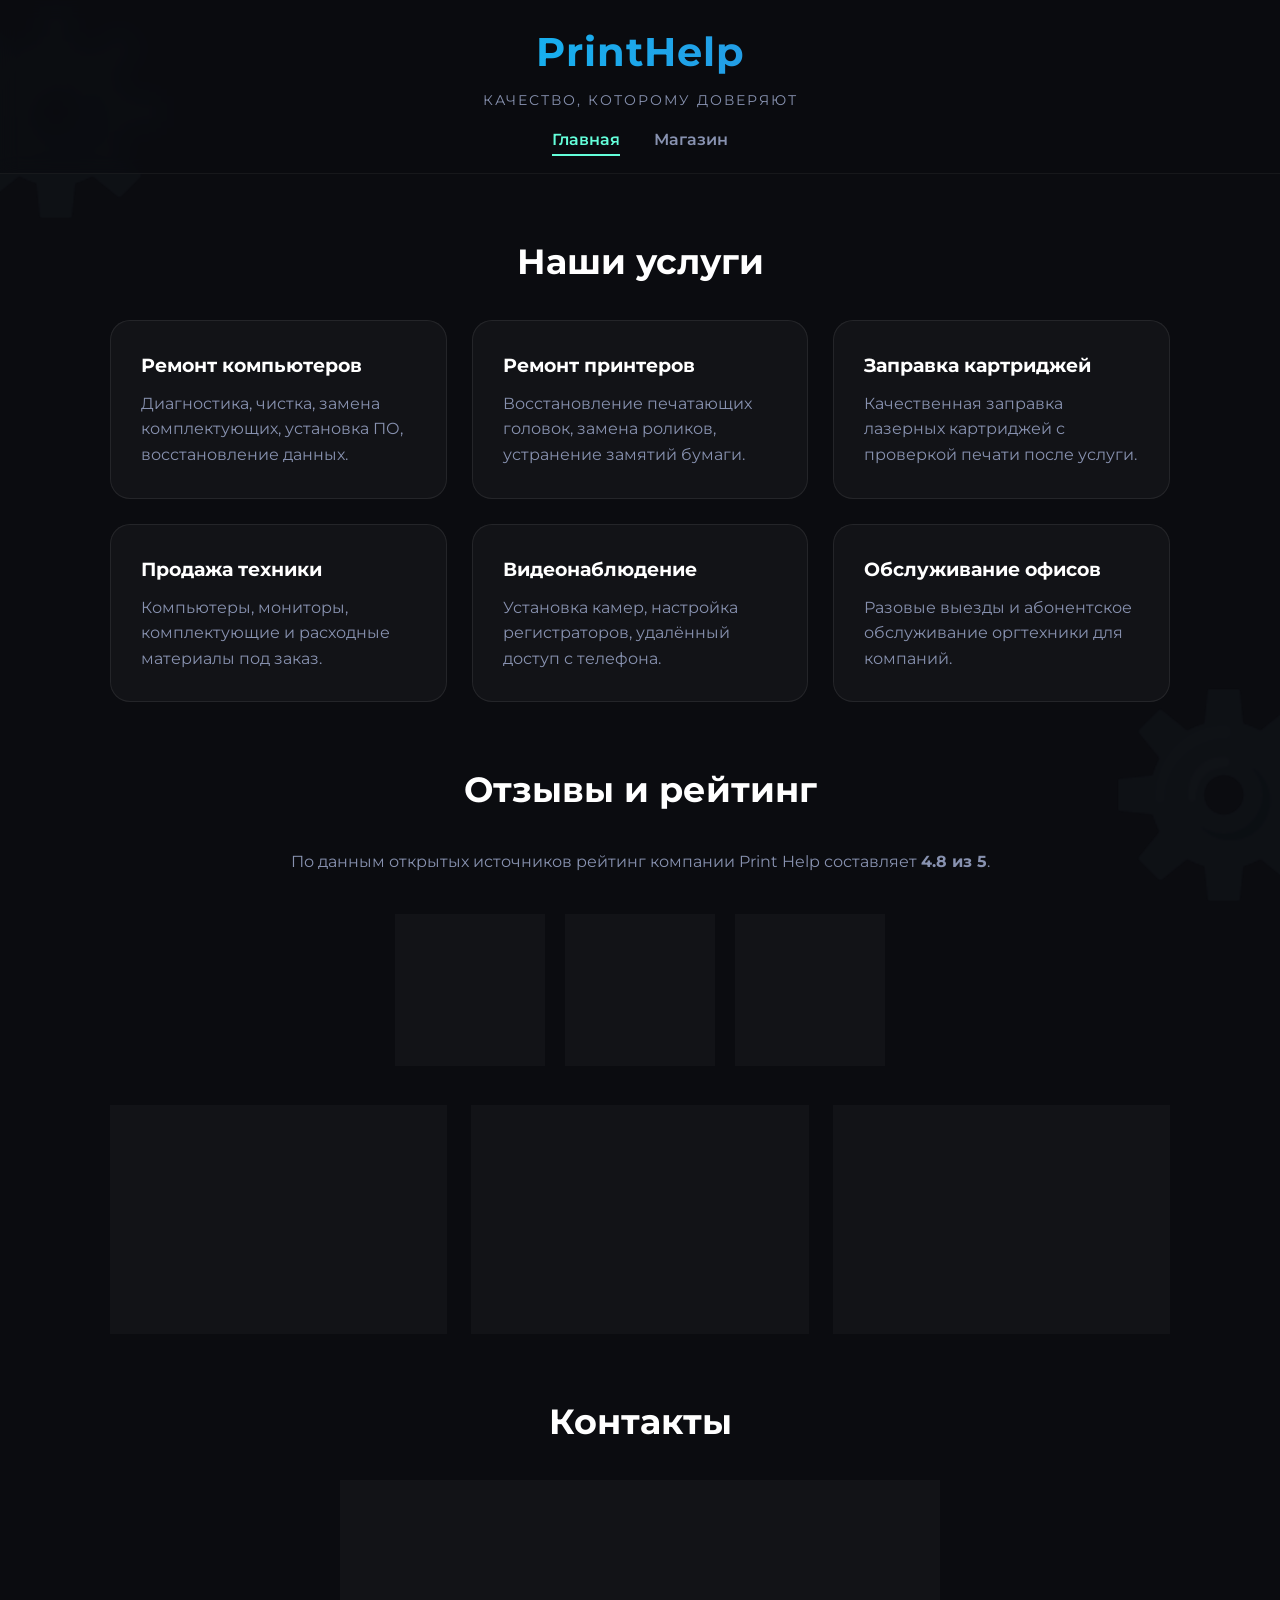
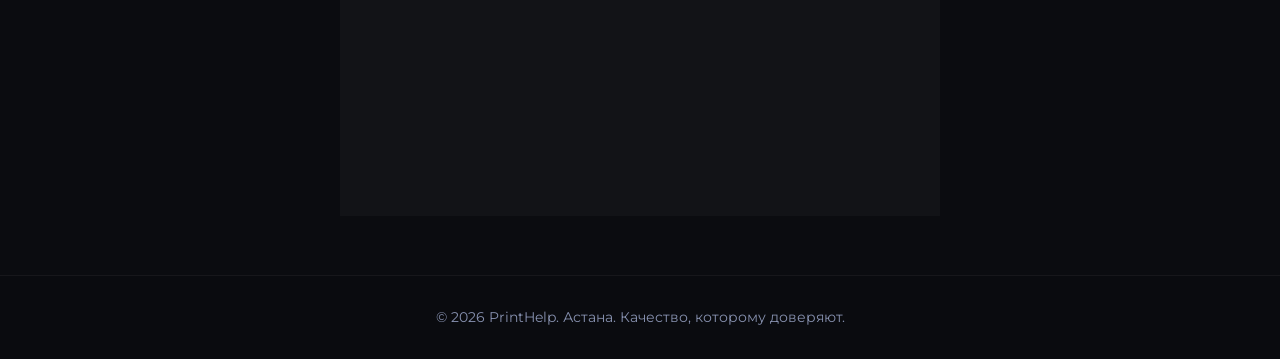
<file: index.html>
<!DOCTYPE html>
<html lang="ru">
<head>
    <meta charset="UTF-8">
    <meta name="viewport" content="width=device-width, initial-scale=1.0">
    <title>PrintHelp | Ремонт и продажа оргтехники в Астане</title>
    <link rel="stylesheet" href="style.css">
</head>
<body>
    <header>
        <div class="container header-content">
            <h1>PrintHelp</h1>
            <p class="slogan">Качество, которому доверяют</p>
            <nav class="main-nav">
                <a href="index.html" class="active">Главная</a>
                <a href="shop.html">Магазин</a>
            </nav>
        </div>
    </header>

    <main class="container">
        <section class="services fade-in">
            <h2>Наши услуги</h2>
            <div class="cards">
                <div class="card">
                    <h3>Ремонт компьютеров</h3>
                    <p>Диагностика, чистка, замена комплектующих, установка ПО, восстановление данных.</p>
                </div>
                <div class="card">
                    <h3>Ремонт принтеров</h3>
                    <p>Восстановление печатающих головок, замена роликов, устранение замятий бумаги.</p>
                </div>
                <div class="card">
                    <h3>Заправка картриджей</h3>
                    <p>Качественная заправка лазерных картриджей с проверкой печати после услуги.</p>
                </div>
                <div class="card">
                    <h3>Продажа техники</h3>
                    <p>Компьютеры, мониторы, комплектующие и расходные материалы под заказ.</p>
                </div>
                <div class="card">
                    <h3>Видеонаблюдение</h3>
                    <p>Установка камер, настройка регистраторов, удалённый доступ с телефона.</p>
                </div>
                <div class="card">
                    <h3>Обслуживание офисов</h3>
                    <p>Разовые выезды и абонентское обслуживание оргтехники для компаний.</p>
                </div>
            </div>
        </section>

        <section class="reviews fade-in">
            <h2>Отзывы и рейтинг</h2>
            <p class="review-note">По данным открытых источников рейтинг компании Print Help составляет <strong>4.8 из 5</strong>.</p>

            <div class="review-stats">
                <div class="stat">
                    <span class="stat-number">4.8</span>
                    <span class="stat-label">Рейтинг</span>
                </div>
                <div class="stat">
                    <span class="stat-number">179</span>
                    <span class="stat-label">Оценок</span>
                </div>
                <div class="stat">
                    <span class="stat-number">64</span>
                    <span class="stat-label">Отзывов</span>
                </div>
            </div>

            <div class="review-cards">
                <div class="review-card">
                    <p class="review-text">«Хорошее место, распечатывают сразу и с любого носителя. Качество отличное, идут навстречу, очень отзывчивые сотрудники.»</p>
                    <p class="review-author">— Launchpad McQuack</p>
                </div>
                <div class="review-card">
                    <p class="review-text">«Супер место! Всегда выручат и сделают все что нужно: фото для документов, ксерокс и мн.др. Вежливый фотограф.»</p>
                    <p class="review-author">— Солнце</p>
                </div>
                <div class="review-card">
                    <p class="review-text">«Всё быстро и качественно. Помогут и подскажут, как лучше сделать.»</p>
                    <p class="review-author">— Станислав В.</p>
                </div>
            </div>
        </section>

        <section class="contacts fade-in">
            <h2>Контакты</h2>
            <div class="contact-info">
                <p><strong>Адрес:</strong> г. Астана, Пр. Республики, д. 29 (вход со двора)</p>
                <div class="phone-buttons">
                    <a href="tel:+77015260233" class="call-btn">Позвонить: +7 701 526 02 33</a>
                    <a href="tel:+77015260244" class="call-btn">Позвонить: +7 701 526 02 44</a>
                    <a href="tel:+77785752015" class="call-btn">Позвонить: +7 778 575 20 15</a>
                </div>
                <p style="margin-top: 20px;"><strong>Режим работы:</strong> Пн-Пт 10:00–18:00, Сб 10:00–13:00</p>
            </div>
        </section>
    </main>

    <footer>
        <div class="container">
            <p>&copy; 2026 PrintHelp. Астана. Качество, которому доверяют.</p>
        </div>
    </footer>
</body>
</html>
</file>
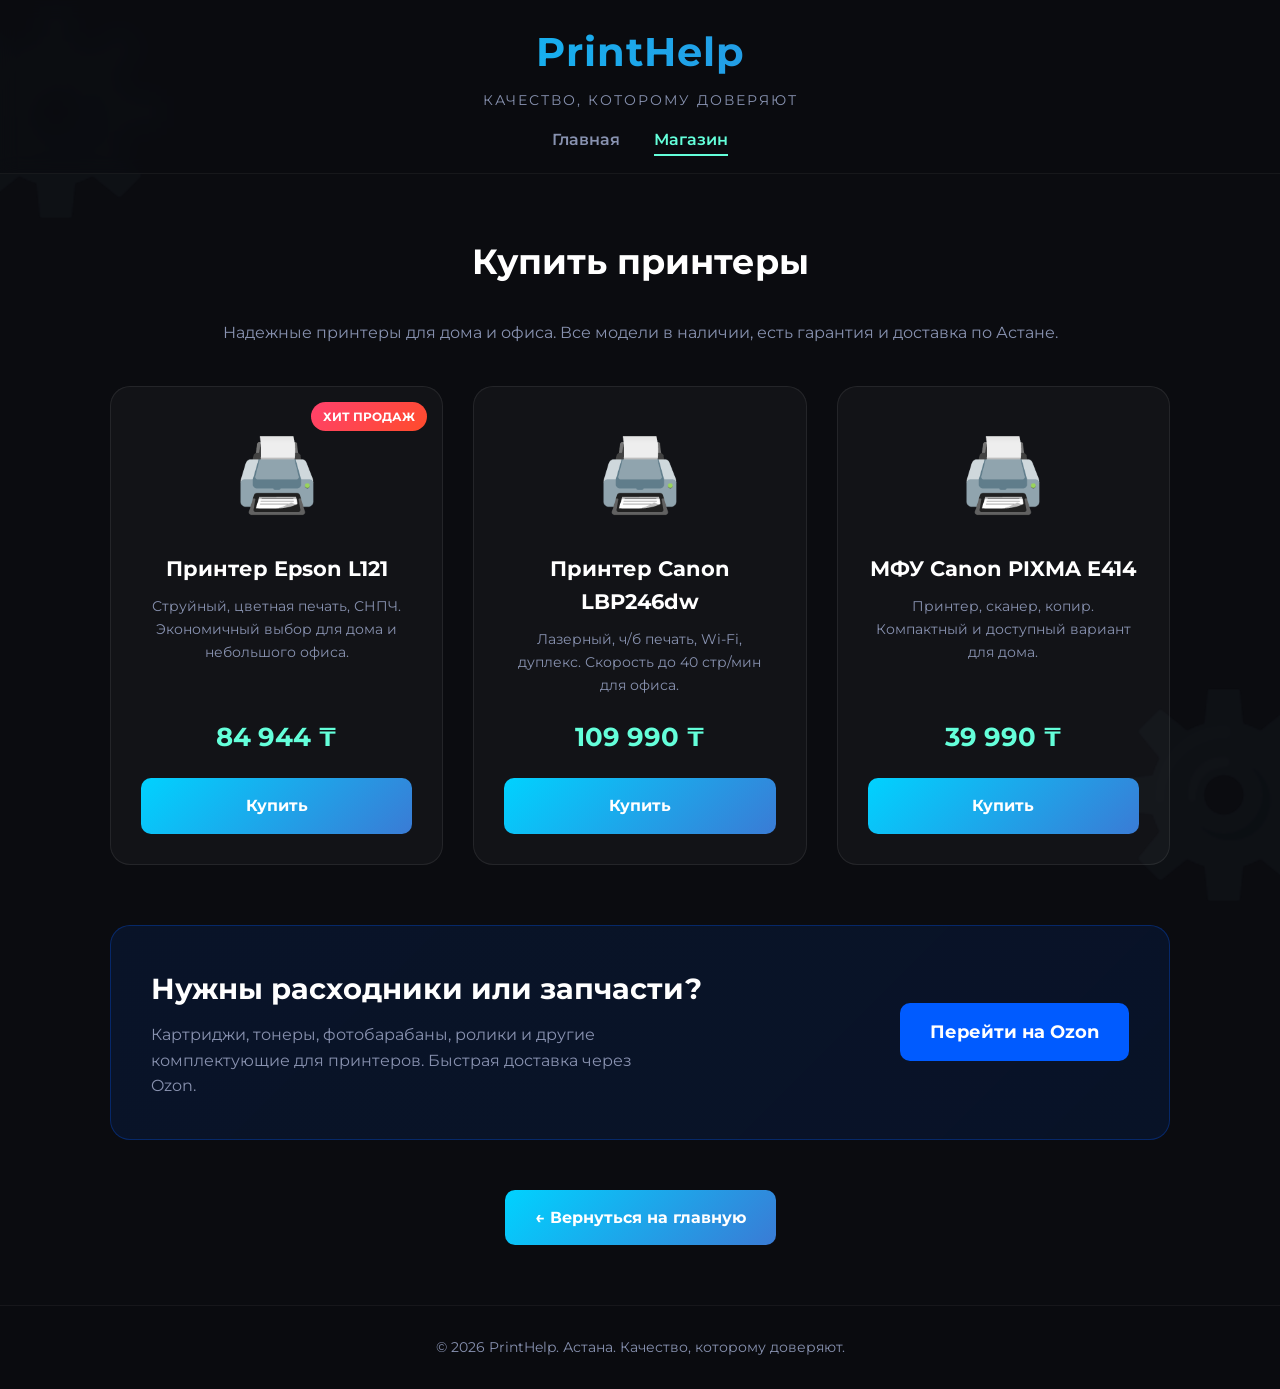
<file: shop.html>
<!DOCTYPE html>
<html lang="ru">
<head>
    <meta charset="UTF-8">
    <meta name="viewport" content="width=device-width, initial-scale=1.0">
    <title>PrintHelp | Купить принтеры в Астане</title>
    <link rel="stylesheet" href="style.css">
</head>
<body>
    <header>
        <div class="container header-content">
            <h1>PrintHelp</h1>
            <p class="slogan">Качество, которому доверяют</p>
            <nav class="main-nav">
                <a href="index.html">Главная</a>
                <a href="shop.html" class="active">Магазин</a>
            </nav>
        </div>
    </header>

    <main class="container">
        <section class="fade-in">
            <h2>Купить принтеры</h2>
            <p class="section-subtitle">Надежные принтеры для дома и офиса. Все модели в наличии, есть гарантия и доставка по Астане.</p>

            <div class="shop-grid">
                <!-- Товар 1 -->
                <div class="product-card">
                    <div class="product-badge">Хит продаж</div>
                    <div class="product-image">🖨️</div>
                    <h3>Принтер Epson L121</h3>
                    <p class="product-desc">Струйный, цветная печать, СНПЧ. Экономичный выбор для дома и небольшого офиса.</p>
                    <div class="product-price">84 944 ₸</div>
                    <a href="https://wa.me/77015260233?text=Здравствуйте,%20хочу%20купить%20Epson%20L121" class="buy-btn" target="_blank">Купить</a>
                </div>

                <!-- Товар 2 -->
                <div class="product-card">
                    <div class="product-image">🖨️</div>
                    <h3>Принтер Canon LBP246dw</h3>
                    <p class="product-desc">Лазерный, ч/б печать, Wi-Fi, дуплекс. Скорость до 40 стр/мин для офиса.</p>
                    <div class="product-price">109 990 ₸</div>
                    <a href="https://wa.me/77015260233?text=Здравствуйте,%20хочу%20купить%20Canon%20LBP246dw" class="buy-btn" target="_blank">Купить</a>
                </div>

                <!-- Товар 3 -->
                <div class="product-card">
                    <div class="product-image">🖨️</div>
                    <h3>МФУ Canon PIXMA E414</h3>
                    <p class="product-desc">Принтер, сканер, копир. Компактный и доступный вариант для дома.</p>
                    <div class="product-price">39 990 ₸</div>
                    <a href="https://wa.me/77015260233?text=Здравствуйте,%20хочу%20купить%20Canon%20PIXMA%20E414" class="buy-btn" target="_blank">Купить</a>
                </div>
            </div>
        </section>

        <!-- Блок с Ozon -->
        <section class="ozon-section fade-in">
            <div class="ozon-banner">
                <div class="ozon-text">
                    <h2>Нужны расходники или запчасти?</h2>
                    <p>Картриджи, тонеры, фотобарабаны, ролики и другие комплектующие для принтеров. Быстрая доставка через Ozon.</p>
                </div>
                <a href="https://www.ozon.ru/category/rashodnye-materialy-dlya-printerov-15552/" class="ozon-btn" target="_blank">
                    Перейти на Ozon
                </a>
            </div>
        </section>
        
        <div style="text-align: center; margin: 50px 0;">
            <a href="index.html" class="call-btn" style="display: inline-block; width: auto; padding: 15px 30px;">← Вернуться на главную</a>
        </div>
    </main>

    <footer>
        <div class="container">
            <p>&copy; 2026 PrintHelp. Астана. Качество, которому доверяют.</p>
        </div>
    </footer>
</body>
</html>
</file>
<file: style.css>
@import url('https://fonts.googleapis.com/css2?family=Montserrat:wght@400;600;700&display=swap');

* {
    margin: 0;
    padding: 0;
    box-sizing: border-box;
}

body {
    font-family: 'Montserrat', sans-serif;
    line-height: 1.6;
    color: #e0e0e0;
    background-color: #0b0c10;
    /* Фоновое изображение с оргтехникой и затемнением */
    background-image: 
        linear-gradient(rgba(11, 12, 16, 0.85), rgba(11, 12, 16, 0.95)),
        url('https://images.unsplash.com/photo-1612815154858-60aa4c59eaa6?q=80&w=2070&auto=format&fit=crop');
    background-size: cover;
    background-position: center;
    background-attachment: fixed;
    min-height: 100vh;
    overflow-x: hidden;
    position: relative;
}

/* Декоративные шестеренки на фоне */
body::before, body::after {
    content: '⚙️';
    position: fixed;
    font-size: 15vw;
    opacity: 0.03;
    z-index: -1;
    animation: spin 30s linear infinite;
    pointer-events: none;
}

body::before {
    top: -5%;
    left: -5%;
}

body::after {
    bottom: -5%;
    right: -5%;
    animation-direction: reverse;
    animation-duration: 40s;
}

@keyframes spin {
    100% { transform: rotate(360deg); }
}

.container {
    max-width: 1100px;
    margin: 0 auto;
    padding: 0 20px;
}

/* ===== Анимации появления ===== */
@keyframes fadeInUp {
    from { opacity: 0; transform: translateY(30px); }
    to { opacity: 1; transform: translateY(0); }
}

.fade-in {
    animation: fadeInUp 0.8s cubic-bezier(0.16, 1, 0.3, 1) forwards;
    opacity: 0;
}

/* ===== Шапка ===== */
header {
    background: rgba(11, 12, 16, 0.7);
    backdrop-filter: blur(10px);
    -webkit-backdrop-filter: blur(10px);
    border-bottom: 1px solid rgba(255, 255, 255, 0.05);
    position: sticky;
    top: 0;
    z-index: 100;
    padding: 20px 0;
    text-align: center;
}

.header-content h1 {
    font-size: 2.5rem;
    background: linear-gradient(90deg, #00d2ff, #3a7bd5);
    -webkit-background-clip: text;
    -webkit-text-fill-color: transparent;
    margin-bottom: 5px;
    font-weight: 700;
    letter-spacing: 1px;
}

.slogan {
    font-size: 0.9rem;
    color: #8892b0;
    margin-bottom: 15px;
    letter-spacing: 2px;
    text-transform: uppercase;
}

/* ===== Навигация ===== */
.main-nav a {
    color: #8892b0;
    text-decoration: none;
    margin: 0 15px;
    font-size: 1rem;
    font-weight: 600;
    transition: color 0.3s;
    padding-bottom: 5px;
    border-bottom: 2px solid transparent;
}

.main-nav a:hover, .main-nav a.active {
    color: #64ffda;
    border-bottom: 2px solid #64ffda;
}

/* ===== Заголовки ===== */
h2 {
    font-size: 2.2rem;
    margin: 60px 0 30px;
    text-align: center;
    color: #fff;
    font-weight: 700;
}

.section-subtitle, .review-note {
    text-align: center;
    color: #8892b0;
    margin-bottom: 40px;
    font-size: 1rem;
}

/* ===== Карточки услуг (Главная) ===== */
.cards {
    display: grid;
    grid-template-columns: repeat(auto-fit, minmax(300px, 1fr));
    gap: 25px;
}

.card, .contact-info, .stat, .review-card, .product-card {
    background: rgba(255, 255, 255, 0.03);
    backdrop-filter: blur(10px);
    -webkit-backdrop-filter: blur(10px);
    border: 1px solid rgba(255, 255, 255, 0.08);
    border-radius: 20px;
    padding: 30px;
    transition: transform 0.3s ease, border-color 0.3s ease, box-shadow 0.3s ease;
}

.card:hover, .review-card:hover, .product-card:hover {
    transform: translateY(-10px);
    border-color: rgba(100, 255, 218, 0.3);
    box-shadow: 0 20px 40px rgba(0, 0, 0, 0.4), 0 0 20px rgba(100, 255, 218, 0.1);
}

.card h3, .contact-info p strong {
    color: #fff;
    margin-bottom: 10px;
}

.card p, .contact-info p {
    color: #8892b0;
}

/* ===== Отзывы ===== */
.review-stats {
    display: flex;
    justify-content: center;
    gap: 20px;
    flex-wrap: wrap;
    margin-bottom: 40px;
}

.stat {
    text-align: center;
    min-width: 150px;
}

.stat-number {
    display: block;
    font-size: 2.5rem;
    font-weight: 700;
    color: #64ffda;
}

.stat-label {
    color: #8892b0;
}

.review-cards {
    display: grid;
    grid-template-columns: repeat(auto-fit, minmax(300px, 1fr));
    gap: 25px;
}

.review-text {
    color: #e0e0e0;
    font-style: italic;
    margin-bottom: 15px;
}

.review-author {
    color: #8892b0;
    text-align: right;
    font-size: 0.9rem;
}

/* ===== Контакты ===== */
.contact-info {
    max-width: 600px;
    margin: 0 auto;
}

.phone-buttons {
    display: flex;
    flex-direction: column;
    gap: 10px;
    margin-top: 15px;
}

.call-btn, .buy-btn {
    display: block;
    background: linear-gradient(135deg, #00d2ff 0%, #3a7bd5 100%);
    color: #fff !important;
    padding: 15px;
    border-radius: 10px;
    text-align: center;
    font-weight: 700;
    text-decoration: none;
    transition: transform 0.2s, opacity 0.3s;
    border: none;
    cursor: pointer;
}

.call-btn:hover, .buy-btn:hover {
    transform: scale(1.02);
    opacity: 0.9;
}

/* ===== Магазин (shop.html) ===== */
.shop-grid {
    display: grid;
    grid-template-columns: repeat(auto-fit, minmax(300px, 1fr));
    gap: 30px;
}

.product-card {
    position: relative;
    display: flex;
    flex-direction: column;
}

.product-badge {
    position: absolute;
    top: 15px;
    right: 15px;
    background: linear-gradient(135deg, #ff416c, #ff4b2b);
    color: white;
    padding: 5px 12px;
    border-radius: 20px;
    font-size: 0.75rem;
    font-weight: 700;
    text-transform: uppercase;
}

.product-image {
    font-size: 4.5rem;
    text-align: center;
    margin-bottom: 20px;
    transition: transform 0.3s ease;
}

.product-card:hover .product-image {
    transform: scale(1.1) rotate(5deg);
}

.product-card h3 {
    color: #fff;
    font-size: 1.3rem;
    margin-bottom: 10px;
    text-align: center;
}

.product-desc {
    color: #8892b0;
    font-size: 0.9rem;
    margin-bottom: 20px;
    text-align: center;
    flex-grow: 1;
}

.product-price {
    font-size: 1.6rem;
    font-weight: 700;
    color: #64ffda;
    margin-bottom: 20px;
    text-align: center;
}

/* ===== Блок Ozon ===== */
.ozon-section {
    margin-top: 60px;
}

.ozon-banner {
    background: linear-gradient(135deg, rgba(0, 91, 255, 0.1) 0%, rgba(0, 48, 135, 0.2) 100%);
    border: 1px solid rgba(0, 91, 255, 0.3);
    border-radius: 20px;
    padding: 40px;
    display: flex;
    justify-content: space-between;
    align-items: center;
    flex-wrap: wrap;
    gap: 20px;
    backdrop-filter: blur(10px);
}

.ozon-text h2 {
    margin: 0 0 10px 0;
    text-align: left;
    font-size: 1.8rem;
}

.ozon-text p {
    color: #8892b0;
    max-width: 500px;
}

.ozon-btn {
    background: #005bff;
    color: #fff;
    padding: 15px 30px;
    border-radius: 10px;
    text-decoration: none;
    font-weight: 700;
    font-size: 1.1rem;
    transition: background 0.3s, box-shadow 0.3s;
    white-space: nowrap;
}

.ozon-btn:hover {
    background: #0047cc;
    box-shadow: 0 0 20px rgba(0, 91, 255, 0.5);
}

/* ===== Подвал ===== */
footer {
    background: rgba(11, 12, 16, 0.9);
    border-top: 1px solid rgba(255, 255, 255, 0.05);
    color: #8892b0;
    text-align: center;
    padding: 30px 0;
    font-size: 0.9rem;
    margin-top: 60px;
}

@media (max-width: 768px) {
    .ozon-banner {
        flex-direction: column;
        text-align: center;
        padding: 30px 20px;
    }
    .ozon-text h2 {
        text-align: center;
    }
    .ozon-btn {
        width: 100%;
        text-align: center;
    }
}
</file>
